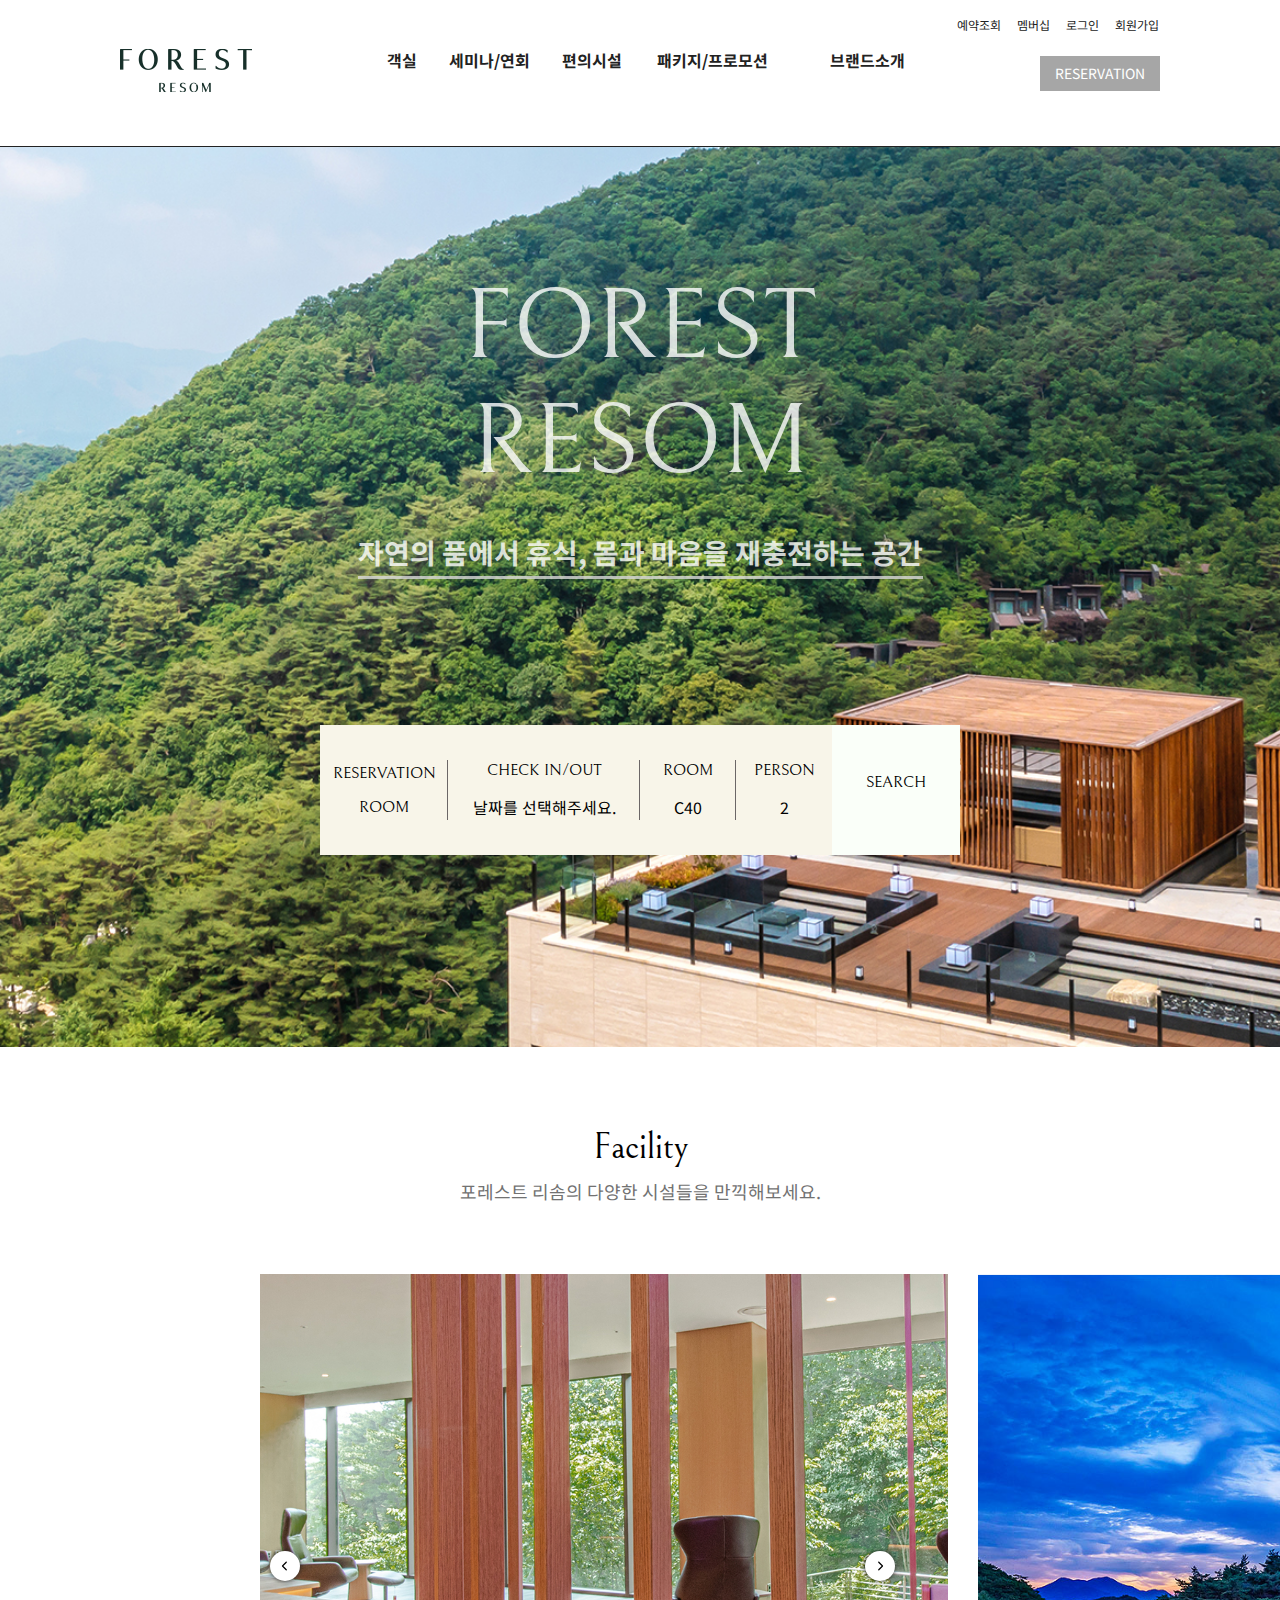
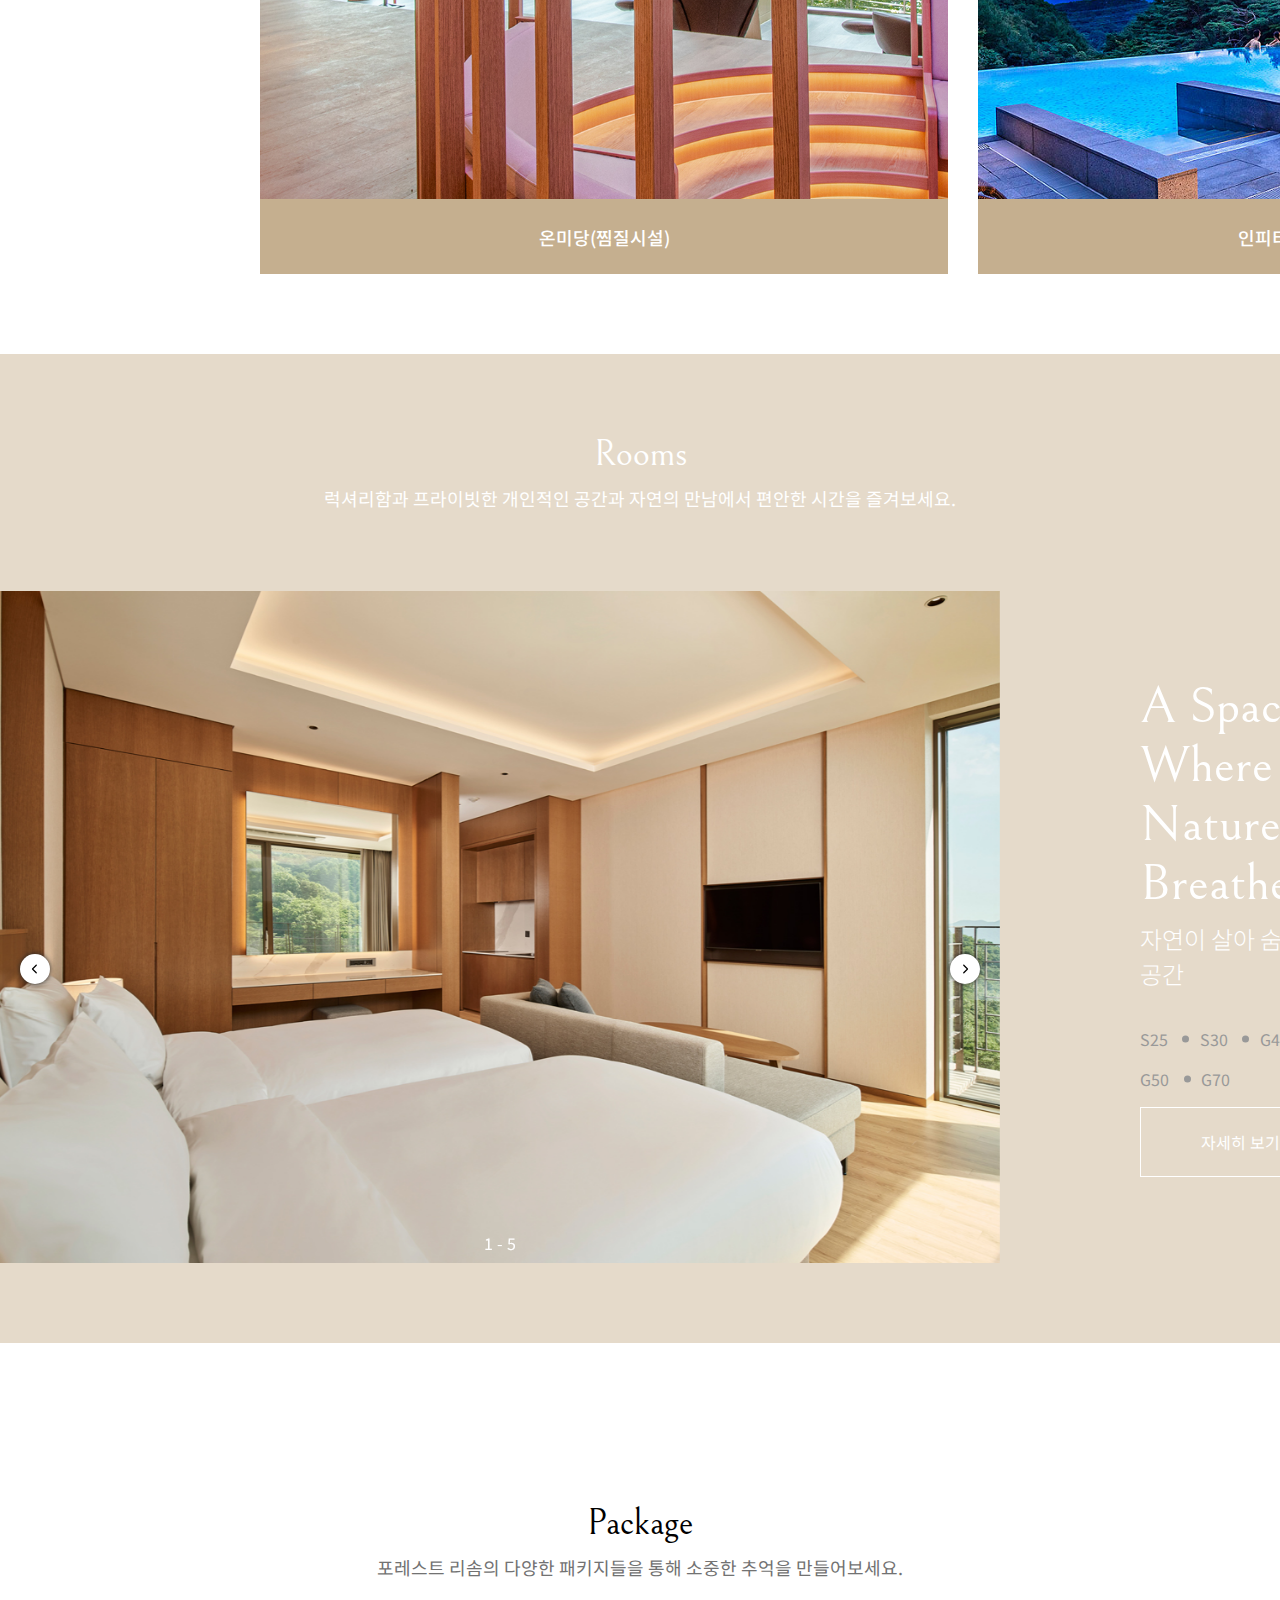
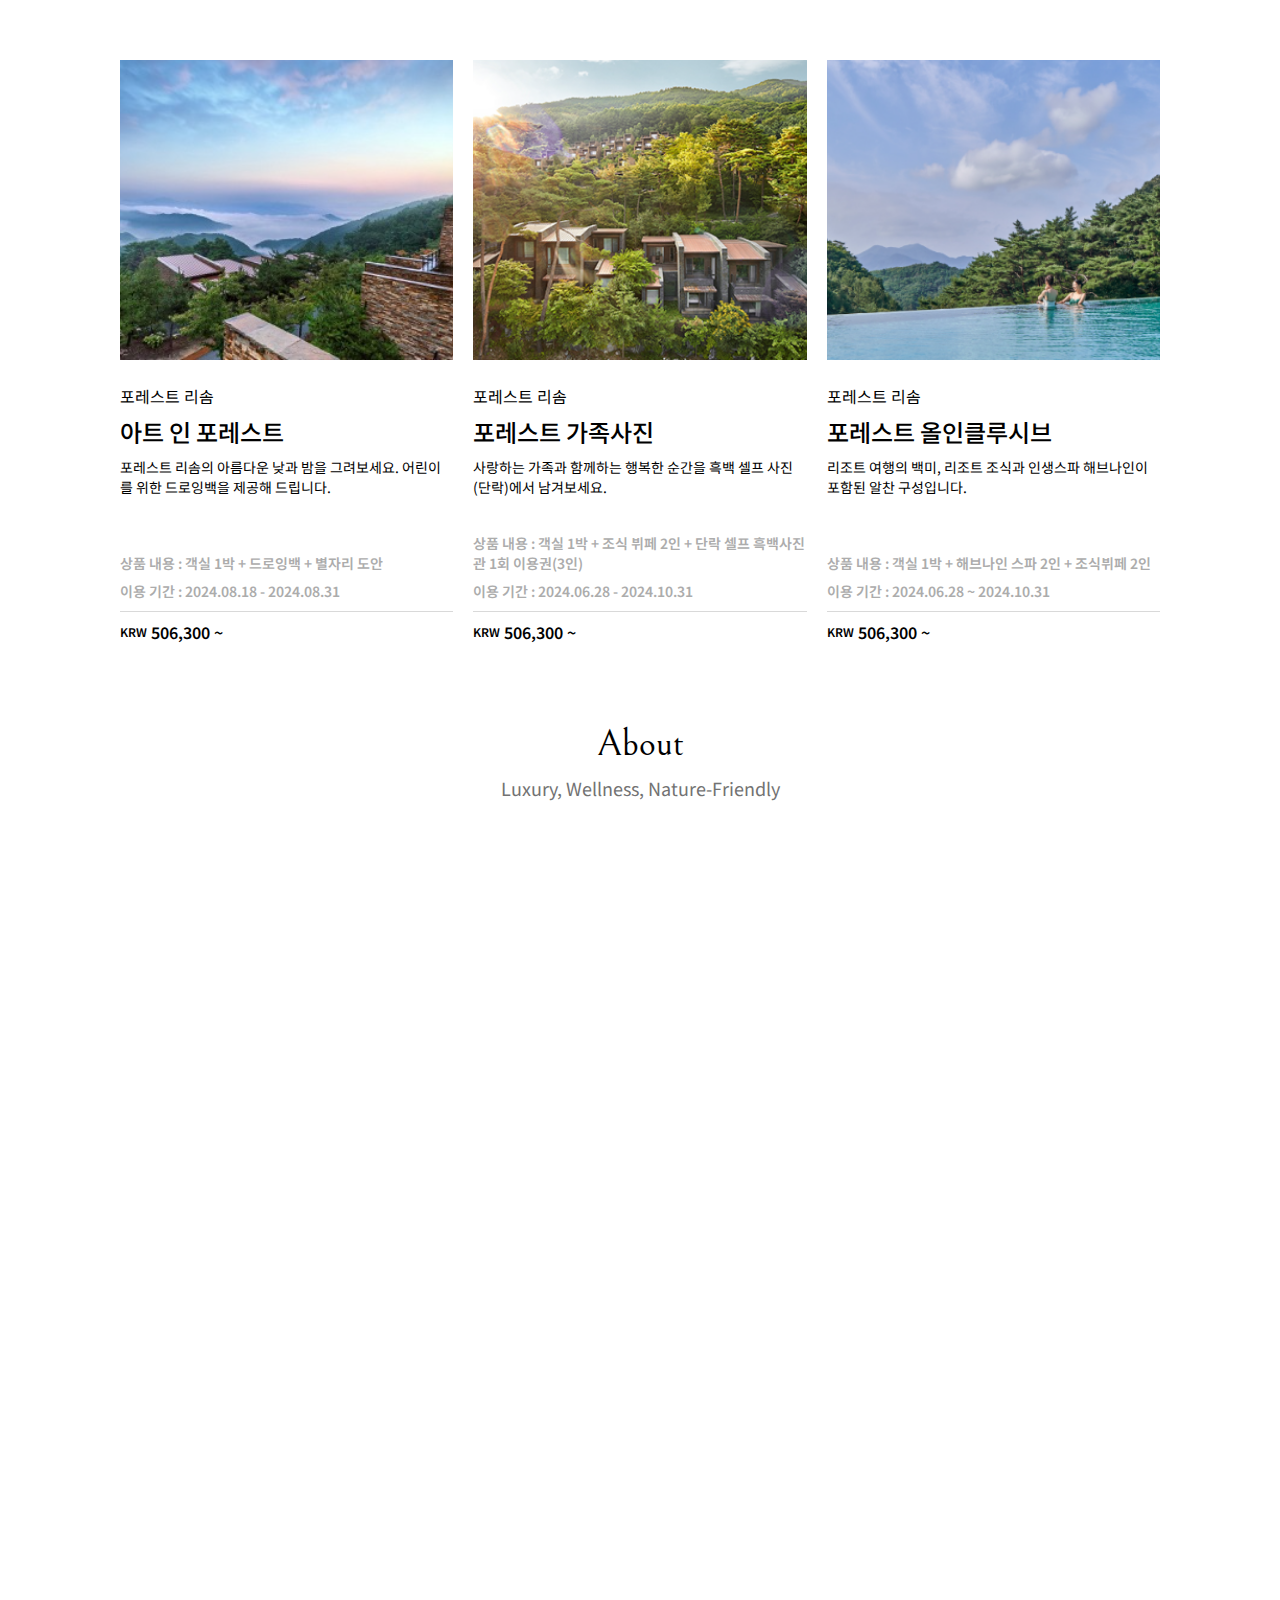
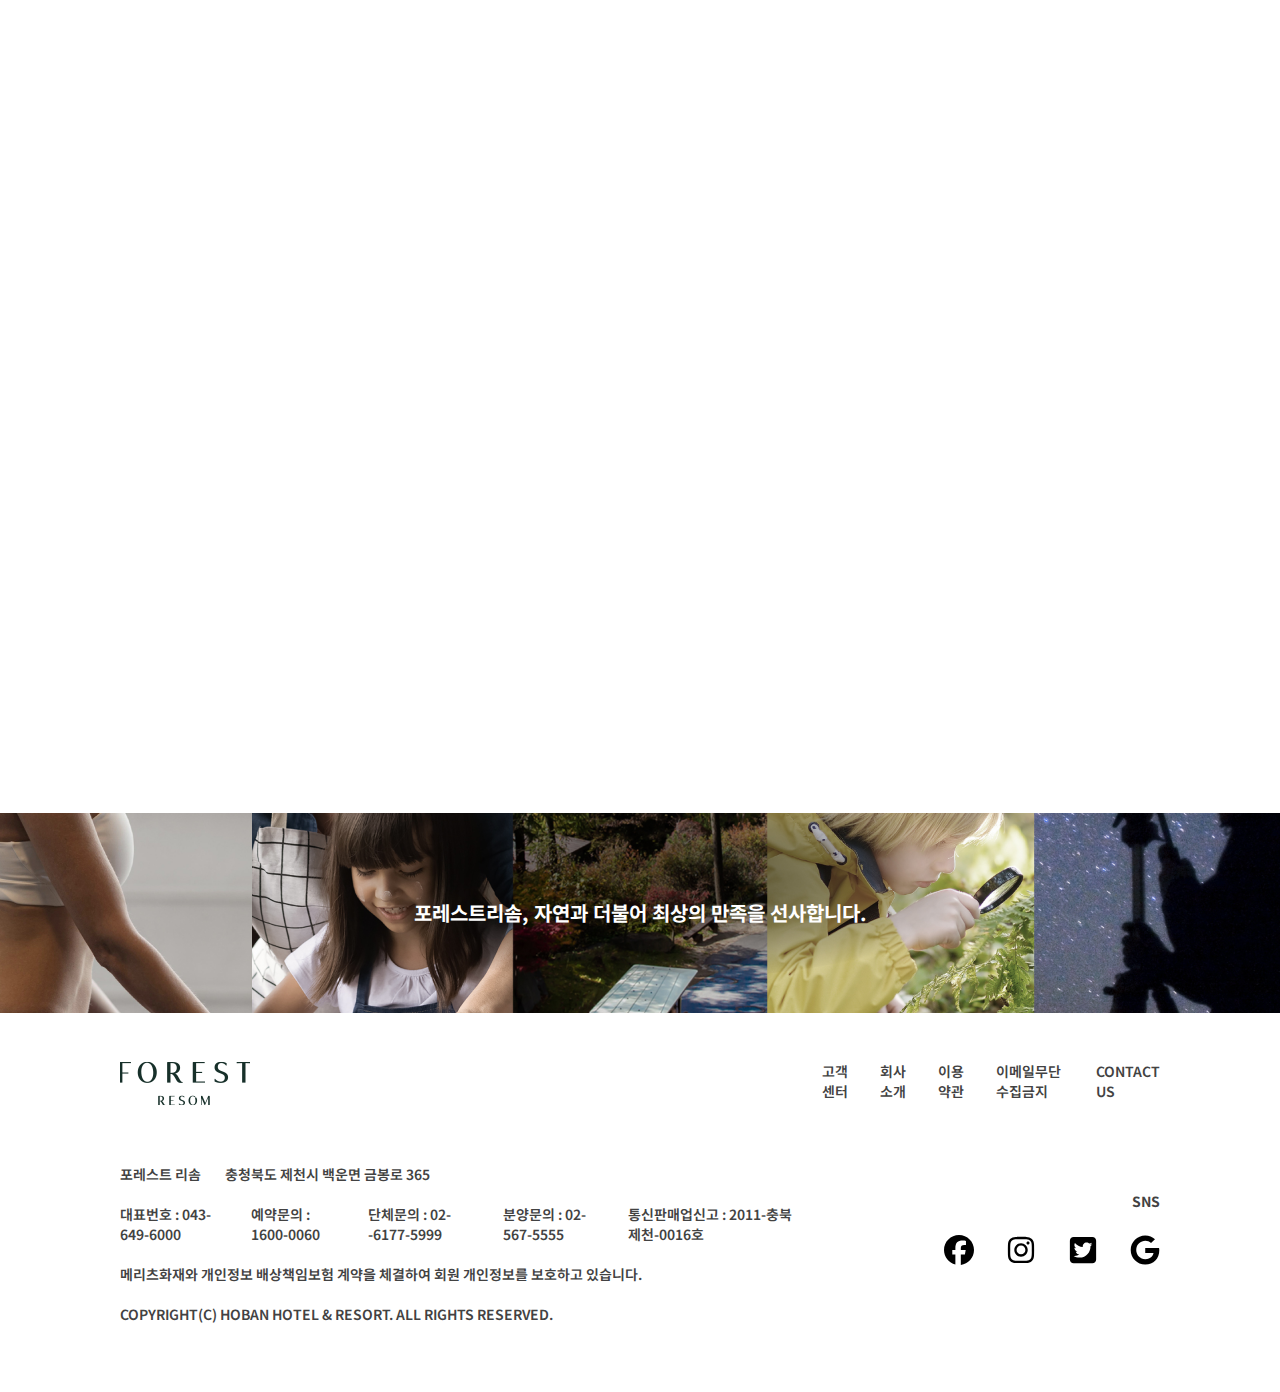
<file: index.html>
<!DOCTYPE html>
<html lang="en">

<head>
    <meta charset="UTF-8">
    <meta name="viewport" content="width=device-width, initial-scale=1.0">
    <!-- 초기화css -->
    <link rel="stylesheet" href="./reset.css">
    <!-- 스타일css -->
    <link rel="stylesheet" href="./style.css">
    <!-- aos cdn -->
    <link href="https://unpkg.com/aos@2.3.1/dist/aos.css" rel="stylesheet">
    <!-- aos js -->
    <script src="https://unpkg.com/aos@2.3.1/dist/aos.js"></script>
    <!-- swiper cdn -->
    <link rel="stylesheet" href="https://cdn.jsdelivr.net/npm/swiper@11/swiper-bundle.min.css" />
    <title>Forest Resom</title>
</head>

<body>
    <!-- header -->

    <header class="header_area">
        <div id="logo"><img src="./이미지/img_logo_re_forest.png" alt="logo"></div>

        <section class="submenu">
            <div id="menu">
                <ul>
                    <li><a href="#">객실</a>
                        <ul>
                            <li><a href="#">객실</a></li>
                            <li><a href="#" class="cg_color">S25</a></li>
                            <li><a href="#" class="cg_color">S30</a></li>
                            <li><a href="#" class="cg_color">G40</a></li>
                            <li><a href="#" class="cg_color">G50</a></li>
                            <li><a href="#" class="cg_color">G70</a></li>
                        </ul>
                    </li>
                    <li><a href="#">세미나/연회</a>
                        <ul>
                            <li><a href="#">세미나/연회</li>
                            <li><a href="#" class="cg_color">- 포레스트</li>
                            <li><a href="#" class="cg_color">- 레스트리</a></li>
                            <li><a href="#">세미나</a></li>
                            <li><a href="#" class="cg_color">- 세미나 문의</a></li>
                        </ul>
                    </li>
                    <li><a href="#">편의시설</a>
                        <ul>
                            <li><a href="#">편의시설</a></li>
                            <li><a href="#" class="cg_color">- 스파 시설</a></li>
                            <li><a href="#" class="cg_color">- 편의 시설</a></li>
                            <li><a href="#">온미당</a></li>
                            <li><a href="#" class="cg_color">- 찜질 시설</a></li>
                            <li><a href="#" class="cg_color">- 편의 시설</a></li>
                        </ul>
                    </li>
                    <li><a href="#">패키지/프로모션</a>
                        <ul>
                            <li><a href="#">패키지/프로모션</a></li>
                            <li><a href="#" class="cg_color">- 아트 인 포레스트</a></li>
                            <li><a href="#" class="cg_color">- 포레스트 가족사진</a></li>
                            <li><a href="#" class="cg_color">- 포레스트 올인클루시브</a></li>
                            <li><a href="#" class="cg_color">- 패밀리 올인클루시브</a></li>
                        </ul>
                    </li>
                    <li><a href="#">브랜드소개</a></li>
                </ul>
            </div>
        </section>

        <div class="rs_btn"><a href="#">RESERVATION</a></div>
    </header>
    
    <!-- 최상단 메뉴 -->
    <div class="top_nav">
        <ul class="top_menu">
            <li><a href="#">예약조회</a></li>
            <li><a href="#">멤버십</a></li>
            <li><a href="#">로그인</a></li>
            <li><a href="#">회원가입</a></li>
        </ul>
    </div>
    <!-- banner -->
    <section class="main_banner">
        <div class="banner_img"></div>
        <!-- data-aos="fade-down" data-aos-delay="1000" 쓰면 텍스트가 우측으로 살짝 밀려남 -->
        <div class="banner_text">
            <h1>FOREST RESOM</h1>
            <h2>자연의 품에서 휴식, 몸과 마음을 재충전하는 공간</h2>
        </div>

        <!-- banner.button -->
        <ul class="banner_button">
            <li class="button reservation">
                <p class="toptxt">RESERVATION</p>
                <p class="bottxt">ROOM</p>
            </li>
            <li class="button check">
                <p class="toptxt">CHECK IN/OUT</p>
                <p class="bottxt">날짜를 선택해주세요.</p>
            </li>
            <li class="button room">
                <p class="toptxt">ROOM</p>
                <p class="bottxt">C40</p>
            </li>
            <li class="button person">
                <p class="toptxt">PERSON</p>
                <p class="bottxt">2</p>
            </li>
            <li class="button search">
                <p class="toptxt">SEARCH </p>
            </li>
        </ul>
    </section>

    <!-- facility -->
    <div class="swiper facility Swiper" id="facility">
        <div class="facility text_wrap">
            <h1 class="maintext">Facility</h1>
            <h2 class="subtext">포레스트 리솜의 다양한 시설들을 만끽해보세요.</h2>
        </div>

        <div class="swiper-wrapper facility_img_boxes">
            <div class="swiper-slide">
                <div class="facility_img_box">
                    <img src="./이미지/img_re_main_slide_20240619_2_pc.jpg" alt="">
                    <span>온미당(찜질시설)</span>
                </div>
            </div>
            <div class="swiper-slide">
                <div class="facility_img_box">
                    <img src="./이미지/654679.jpg" alt="">
                    <span>인피티니 스파존(실외)</span>
                </div>
            </div>
            <div class="swiper-slide">
                <div class="facility_img_box">
                    <img src="./이미지/vally spa.jpg" alt="">
                    <span>밸리 스파존(실외)</span>
                </div>
            </div>
            <div class="swiper-slide">
                <div class="facility_img_box">
                    <img src="./이미지/new_grand.png" alt="">
                    <span>연회장</span>
                </div>
            </div>
        </div>
        <div class="swiper-button-next">
            <svg xmlns="http://www.w3.org/2000/svg" viewBox="0 0 320 512">
                <path
                    d="M310.6 233.4c12.5 12.5 12.5 32.8 0 45.3l-192 192c-12.5 12.5-32.8 12.5-45.3 0s-12.5-32.8 0-45.3L242.7 256 73.4 86.6c-12.5-12.5-12.5-32.8 0-45.3s32.8-12.5 45.3 0l192 192z" />
            </svg>
        </div>
        <div class="swiper-button-prev">
            <svg xmlns="http://www.w3.org/2000/svg" viewBox="0 0 320 512">
                <path
                    d="M9.4 233.4c-12.5 12.5-12.5 32.8 0 45.3l192 192c12.5 12.5 32.8 12.5 45.3 0s12.5-32.8 0-45.3L77.3 256 246.6 86.6c12.5-12.5 12.5-32.8 0-45.3s-32.8-12.5-45.3 0l-192 192z" />
            </svg>
        </div>
    </div>
    <!-- Rooms -->

    <section id="rooms">
        <div class="rooms text_wrap">
            <h1 class="maintext">Rooms</h1>
            <h2 class="subtext">럭셔리함과 프라이빗한 개인적인 공간과 자연의 만남에서 편안한 시간을 즐겨보세요.</h2>
        </div>

        <div class="rooms_container">
            <div class="rooms_content">
                <div class="swiper room Swiper">
                    <div class="swiper-wrapper rooms">
                        <div class="swiper-slide">
                            <img src="./s25/s25 (4).jpg" alt="">
                        </div>
                        <div class="swiper-slide">
                            <img src="./s30/s30  (2).jpg" alt="">
                        </div>
                        <div class="swiper-slide">
                            <img src="./g40/g40 (3).jpg" alt="">
                        </div>
                        <div class="swiper-slide">
                            <img src="./g50/g50  (1).jpg" alt="">
                        </div>
                        <div class="swiper-slide">
                            <img src="./g70/g70  (5).jpg" alt="">
                        </div>
                    </div>
                    <!-- Add Pagination -->
                    <div class="swiper-pagination"></div>
                    <!-- Add Navigation -->
                    <div class="swiper-button-next">
                        <svg xmlns="http://www.w3.org/2000/svg" viewBox="0 0 320 512">
                            <path
                                d="M310.6 233.4c12.5 12.5 12.5 32.8 0 45.3l-192 192c-12.5 12.5-32.8 12.5-45.3 0s-12.5-32.8 0-45.3L242.7 256 73.4 86.6c-12.5-12.5-12.5-32.8 0-45.3s32.8-12.5 45.3 0l192 192z" />
                        </svg>
                    </div>
                    <div class="swiper-button-prev">
                        <svg xmlns="http://www.w3.org/2000/svg" viewBox="0 0 320 512">
                            <path
                                d="M9.4 233.4c-12.5 12.5-12.5 32.8 0 45.3l192 192c12.5 12.5 32.8 12.5 45.3 0s12.5-32.8 0-45.3L77.3 256 246.6 86.6c12.5-12.5 12.5-32.8 0-45.3s-32.8-12.5-45.3 0l-192 192z" />
                        </svg>
                    </div>
                </div>
            </div>
            <div class="right_text">
                <h1>A Space Where<br>Nature Breathe</h1>
                <h2>자연이 살아 숨 쉬는 공간</h2>
                <span>S25</span><span>S30</span><span>G40</span><span>G50</span><span>G70</span>
                <a href="#none">자세히 보기</a>
            </div>
        </div>
    </section>
    <!-- Package -->

    <section class="package">
        <div class="package text_wrap">
            <h1 class="maintext">Package</h1>
            <h2 class="subtext">포레스트 리솜의 다양한 패키지들을 통해 소중한 추억을 만들어보세요.</h2>
        </div>

        <div class="packages_wrap">
            <div class="package_box">
                <div class="package_img">
                    <img src="./이미지/art in.PNG" alt="">
                </div>

                <div class="package_text_box">
                    <a href="#none">포레스트 리솜</a>

                    <h1>아트 인 포레스트</h1>
                    <h2>포레스트 리솜의 아름다운 낮과 밤을 그려보세요. 어린이를 위한 드로잉백을 제공해 드립니다.</h2>
                    <p class="detail">상품 내용 : 객실 1박 + 드로잉백 + 별자리 도안</p>
                    <p class="detail">이용 기간 : 2024.08.18 - 2024.08.31</p>
                    <span class="price"><span class="currency">KRW</span> 506,300 ~</span>
                </div>
            </div>

            <div class="package_box">
                <div class="package_img">
                    <img src="./이미지/forest picture.PNG" alt="">
                </div>

                <div class="package_text_box">
                    <a href="#none">포레스트 리솜</a>
                    <h1>포레스트 가족사진</h1>
                    <h2>사랑하는 가족과 함께하는 행복한 순간을 흑백 셀프 사진(단락)에서 남겨보세요.</h2>
                    <p class="detail">상품 내용 : 객실 1박 + 조식 뷔페 2인 + 단락 셀프 흑백사진관 1회 이용권(3인)</p>
                    <p class="detail">이용 기간 : 2024.06.28 - 2024.10.31</p>
                    <span class="price"><span class="currency">KRW</span> 506,300 ~</span>
                </div>
            </div>
            <div class="package_box">
                <div class="package_img">
                    <img src="./이미지/forest allin.PNG" alt="">
                </div>

                <div class="package_text_box">
                    <a href="#none">포레스트 리솜</a>
                    <h1>포레스트 올인클루시브</h1>
                    <h2>리조트 여행의 백미, 리조트 조식과 인생스파 해브나인이 포함된 알찬 구성입니다.</h2>
                    <p class="detail">상품 내용 : 객실 1박 + 해브나인 스파 2인 + 조식뷔페 2인</p>
                    <p class="detail">이용 기간 : 2024.06.28 ~ 2024.10.31</p>
                    <span class="price"><span class="currency">KRW</span> 506,300 ~</span>
                </div>
            </div>
        </div>
       
    </section>
    <!-- About -->
    <section id="about">
        <div class="about text_wrap">
            <h1 class="maintext">About</h1>
            <h2 class="subtext">Luxury, Wellness, Nature-Friendly</h2>
        </div>

        <div class="about_wrap">
            <div class="about_box">
                <div class="about_img" data-aos="fade-right" data-aos-duration="1500">
                    <img src="./이미지/brand_s_ban01.jpg" alt="">
                </div>
                <div class="about_text_box" data-aos="fade-left" data-aos-duration="1500">
                    <h1>Luxury</h1>
                    <h2>Experience Resom’s unique luxury</h2>
                    <p>최상의 편안함을 제공하는 고급 침구류,<br>
                        자연과 조화를 이루는 현대적 세련함,<br>
                        조용하고 평온한 공간에서 휴식을 취할 수 있습니다.</p>
                </div>
            </div>

            <div class="about_box">
                <div class="about_img">
                    <img src="./이미지/brand_s_ban03.jpg" alt="" data-aos="fade-right" data-aos-duration="1500">
                </div>
                <div class="about_text_box" data-aos="fade-left" data-aos-duration="1500">
                    <h1>Wellness</h1>
                    <h2>Heal in the embrace of nature</h2>
                    <p>일상으로 인해 누적되어 있는 심적, 육체적 피로를<br>
                        포레스트 리솜의 다양한 프로그램들과 자연의 향기로<br>
                        여러분의 몸과 마음을 새롭게 재충전하세요.</p>
                </div>
            </div>

            <div class="about_box">
                <div class="about_img">
                    <img src="./이미지/img_re_main_membership.jpg" alt="" data-aos="fade-right" data-aos-duration="1500">
                </div>
                <div class="about_text_box" data-aos="fade-left" data-aos-duration="1500">
                    <h1>Nature-Friendly</h1>
                    <h2>Heal in the embrace of nature</h2>
                    <p>포레스트 리솜만의 자연의 품속에서 평온함을 느껴보세요.<br>
                        친환경 디자인과 지속 가능한 운영으로 자연과의<br>
                        완벽한 조화를 이루도록 꾸준히 노력하며 나아갑니다.</p>
                </div>
            </div>
        </div>
    </section>
    <!-- bgarea -->
    <section class="bg_area">
        <p>포레스트리솜, 자연과 더불어 최상의 만족을 선사합니다.</p>
    </section>
    <!-- Footer bottom -->
    <section class="footer">
        <div class="f_container">
            <ul class="footer_left">
                <li class="footer_logo">
                    <img src="./이미지/img_logo_re_forest.png" alt="">
                </li>
                <li class="footer_items">
                    <p>포레스트 리솜</p>
                    <p>충청북도 제천시 백운면 금봉로 365</p>
                </li>
                <li class="footer_items">
                    <p>대표번호 : 043-649-6000</p>
                    <p>예약문의 : 1600-0060</p>
                    <p>단체문의 : 02--6177-5999</p>
                    <p>분양문의 : 02-567-5555</p>
                    <p>통신판매업신고 : 2011-충북제천-0016호</p>
                </li>
                <li>
                    <p>메리츠화재와 개인정보 배상책임보험 계약을 체결하여 회원 개인정보를 보호하고 있습니다.</p>
                </li>
                <li>
                    <p>COPYRIGHT(C) HOBAN HOTEL & RESORT. ALL RIGHTS RESERVED.</p>
                </li>
            </ul>


            <ul class="footer_right">
                <li class="footer_items">
                    <p>고객센터</p>
                    <p>회사소개</p>
                    <p>이용약관</p>
                    <p>이메일무단수집금지</p>
                    <p>CONTACT US</p>
                </li>
                <div class="footer_sns">
                <h2>SNS</h2>
                <li class="footer_items">
                    <div class="facebook">
                        <svg xmlns="http://www.w3.org/2000/svg"
                            viewBox="0 0 512 512">
                            <path
                                d="M512 256C512 114.6 397.4 0 256 0S0 114.6 0 256C0 376 82.7 476.8 194.2 504.5V334.2H141.4V256h52.8V222.3c0-87.1 39.4-127.5 125-127.5c16.2 0 44.2 3.2 55.7 6.4V172c-6-.6-16.5-1-29.6-1c-42 0-58.2 15.9-58.2 57.2V256h83.6l-14.4 78.2H287V510.1C413.8 494.8 512 386.9 512 256h0z" />
                        </svg>
                    </div>
                    <div class="instagram">
                    <svg xmlns="http://www.w3.org/2000/svg"
                        viewBox="0 0 448 512">
                        <path
                            d="M224.1 141c-63.6 0-114.9 51.3-114.9 114.9s51.3 114.9 114.9 114.9S339 319.5 339 255.9 287.7 141 224.1 141zm0 189.6c-41.1 0-74.7-33.5-74.7-74.7s33.5-74.7 74.7-74.7 74.7 33.5 74.7 74.7-33.6 74.7-74.7 74.7zm146.4-194.3c0 14.9-12 26.8-26.8 26.8-14.9 0-26.8-12-26.8-26.8s12-26.8 26.8-26.8 26.8 12 26.8 26.8zm76.1 27.2c-1.7-35.9-9.9-67.7-36.2-93.9-26.2-26.2-58-34.4-93.9-36.2-37-2.1-147.9-2.1-184.9 0-35.8 1.7-67.6 9.9-93.9 36.1s-34.4 58-36.2 93.9c-2.1 37-2.1 147.9 0 184.9 1.7 35.9 9.9 67.7 36.2 93.9s58 34.4 93.9 36.2c37 2.1 147.9 2.1 184.9 0 35.9-1.7 67.7-9.9 93.9-36.2 26.2-26.2 34.4-58 36.2-93.9 2.1-37 2.1-147.8 0-184.8zM398.8 388c-7.8 19.6-22.9 34.7-42.6 42.6-29.5 11.7-99.5 9-132.1 9s-102.7 2.6-132.1-9c-19.6-7.8-34.7-22.9-42.6-42.6-11.7-29.5-9-99.5-9-132.1s-2.6-102.7 9-132.1c7.8-19.6 22.9-34.7 42.6-42.6 29.5-11.7 99.5-9 132.1-9s102.7-2.6 132.1 9c19.6 7.8 34.7 22.9 42.6 42.6 11.7 29.5 9 99.5 9 132.1s2.7 102.7-9 132.1z" />
                    </svg>
                    </div>
                    <div class="twitter">
                        <svg xmlns="http://www.w3.org/2000/svg"
                            viewBox="0 0 448 512">
                            <path
                                d="M64 32C28.7 32 0 60.7 0 96V416c0 35.3 28.7 64 64 64H384c35.3 0 64-28.7 64-64V96c0-35.3-28.7-64-64-64H64zM351.3 199.3v0c0 86.7-66 186.6-186.6 186.6c-37.2 0-71.7-10.8-100.7-29.4c5.3 .6 10.4 .8 15.8 .8c30.7 0 58.9-10.4 81.4-28c-28.8-.6-53-19.5-61.3-45.5c10.1 1.5 19.2 1.5 29.6-1.2c-30-6.1-52.5-32.5-52.5-64.4v-.8c8.7 4.9 18.9 7.9 29.6 8.3c-9-6-16.4-14.1-21.5-23.6s-7.8-20.2-7.7-31c0-12.2 3.2-23.4 8.9-33.1c32.3 39.8 80.8 65.8 135.2 68.6c-9.3-44.5 24-80.6 64-80.6c18.9 0 35.9 7.9 47.9 20.7c14.8-2.8 29-8.3 41.6-15.8c-4.9 15.2-15.2 28-28.8 36.1c13.2-1.4 26-5.1 37.8-10.2c-8.9 13.1-20.1 24.7-32.9 34c.2 2.8 .2 5.7 .2 8.5z" />
                        </svg>
                    </div>
                    <div class="google">
                        <svg xmlns="http://www.w3.org/2000/svg"
                            viewBox="0 0 488 512">
                            <path
                                d="M488 261.8C488 403.3 391.1 504 248 504 110.8 504 0 393.2 0 256S110.8 8 248 8c66.8 0 123 24.5 166.3 64.9l-67.5 64.9C258.5 52.6 94.3 116.6 94.3 256c0 86.5 69.1 156.6 153.7 156.6 98.2 0 135-70.4 140.8-106.9H248v-85.3h236.1c2.3 12.7 3.9 24.9 3.9 41.4z" />
                        </svg>
                    </div>
                </li>
                </div>
            </ul>
        </div>

        
    </section>
    <!-- my.js -->
    <script src="./script.js"></script>
    <!-- swiper.js -->
    <script src="https://cdn.jsdelivr.net/npm/swiper@11/swiper-bundle.min.js"></script>

    <script>
        var swiper = new Swiper(".facility.Swiper", {

            slidesPerView: 1.1,
            spaceBetween: 30,
            loop: true,
            pagination: {   // 페이저 버튼 사용자 설정
                el: '.swiper-pagination',  // 페이저 버튼을 담을 태그 설정
                clickable: true,  // 버튼 클릭 여부
                type: 'fraction', // 버튼 모양 결정 "bullets", "fraction" 

                renderFraction: function (currentClass, totalClass) {
                    return '<span class="' + currentClass + '"> </span> - <span class="' + totalClass + '"></span>';
                }
            },
            navigation: {
                nextEl: ".swiper-button-next",
                prevEl: ".swiper-button-prev",
            },

        });

         var swiper = new Swiper(".room.Swiper", {

                slidesPerView: 1,
                spaceBetween: 0,
                loop: true,
                pagination: {   // 페이저 버튼 사용자 설정
                    el: '.swiper-pagination',  // 페이저 버튼을 담을 태그 설정
                    clickable: true,  // 버튼 클릭 여부
                    type: 'fraction', // 버튼 모양 결정 "bullets", "fraction" 

                    renderFraction: function (currentClass, totalClass) {
                        return '<span class="' + currentClass + '"> </span> - <span class="' + totalClass + '"></span>';
                    }
                },
                navigation: {
                    nextEl: ".swiper-button-next",
                    prevEl: ".swiper-button-prev",
                },

            });
    </script>
</body>

</html>
</file>
<file: style.css>
/* header */
.header_area {
    display: flex;
    /* position: fixed;     */
    align-items: center;
    justify-content: space-between;
    width: 100%;
    /* height: 0px; */
    padding: 48px 120px;
    color: #222;
    z-index: 9999;
    border-bottom: 1px solid #222;
}

.header_area .rs_btn {
    width: 120px;
    height: 35px;
    background: #A6A6A6;
    display: flex;
    justify-content: center;
    align-items: center;
    transition: 0.3s;
    font-size: 14px;
    color: #fff;
}

.rs_btn:hover {
    color: #222;
}

.top_menu {
    display: flex;
    position: absolute;
    top: 16px;
    right: 105px;
    color: #222;
    font-size: 12px;
}

.top_menu li a {
    margin-right: 16px;
}

/* ---------------------------------------- */

/* submenu */
#menu {
    font: bold 16px "malgun gothic";
    height: 50px;
    color: #222;
    position: relative;
    width: 100%;
}

#menu>ul {
    display: flex;
}

#menu>ul>li {
    /* width: 140px; */
    /* margin-right: 32px; */
    position: static;
    color: #222;
    /* margin-top: 10px; */
    margin-right: 32px;
}
#menu>ul>li:nth-of-type(5){
    margin-right: 0;
}

#menu>ul>li>ul {
    /* width: 100vw; */
    /* background: #fff; */
    opacity: 0;
    visibility: hidden;
    transition: opacity 0.3s, visibility 0.3s;
    display: flex;
    /* justify-content: center; */
    padding: 20px 0;
    background: #fff;
}

#menu>ul>li:hover>ul {
    opacity: 1;
    visibility: visible; 
}

#menu>ul>li>ul>li {
    color: #222;
    margin-bottom: 16px;
}
#menu>ul>li>ul{
    display: flex;
    flex-direction: column;
}
.cg_color:hover {
    color: #222;
}
.cg_color{
    color: #999999;
    font-size: 14px;
    font-weight: 400;
    transition: 0.3s;
}
/* ---------------------------------------- */

/* banner */
.main_banner {
    background: url(./이미지/img_main_slide_20240612_2_pc.jpg) no-repeat center / cover;
    width: 100%;
    height: 100vh;
}

.banner_text {
    position: absolute;
    left: 50%;
    top: 30%;
    transform: translateX(-50%);
    text-align: center;
    color: #fff;
}

.banner_text h1 {
    font-size: 100px;
    opacity: 0.8;
    font-family: "Bellefair", serif;
    font-weight: 400;
    margin-bottom: 32px;
}

.banner_text h2 {
    font-size: 28px;
    opacity: 0.8;
    border-bottom: 3px solid #D9D9D9;
    padding-bottom: 4px;
    width: 100%;
    display: inline;
}

.banner_button {
    display: flex;
    background: #F8F5E9;
    width: 50%;
    height: 130px;
    position: absolute;
    bottom: 5%;
    left: 50%;
    transform: translateX(-50%);
}

.banner_button .toptxt {
    margin-bottom: 16px;
    font-family: "Bellefair", serif;
}

.reservation .bottxt {
    font-family: "Bellefair", serif;
}

.banner_button {
    display: flex;
    justify-content: space-between;
    /* 버튼 사이에 공간을 균등하게 배치 */
    padding: 0;
    margin: 0;
    list-style: none;
}

.button {
    display: flex;
    flex-direction: column;
    align-items: center;
    justify-content: center;
    cursor: pointer;
    position: relative;
    /* ::after의 위치를 위한 상대적 위치 설정 */
}

.button::after {
    content: "";
    position: absolute;
    top: 50%;
    transform: translateY(-50%);
    width: 1px;
    right: 0px;
    height: 60px;
    background: #6C6767;
    z-index: 1;
    /* 버튼 위에 구분선을 위치시키기 위해 */
}

.button.search::after,
.button.person::after{
    display: none;
}

.button.reservation,
.button.search {
    width: 20%;
}

.button.search {
    background: #FAFFF9;
}

.button.check {
    width: 30%;
}

.button.room,
.button.person {
    width: 15%;
}

/* ---------------------------------------- */

/* facility */

#facility {
    padding: 80px 260px 80px;
}

.text_wrap {
    text-align: center;
}

.maintext {
    font-size: 36px;
    font-family: "Bellefair", serif;
    font-weight: 400;
}

.subtext {
    font-size: 18px;
    color: #727272;
    padding-top: 10px;
    font-weight: 400;
}

.facility_img_boxes {
    margin-top: 70px;
    position: relative;
    /* padding-bottom: 80px; */
}

.facility_img_boxes span {
    width: 100%;
    background: #C5AF8F;
    height: 75px;
    position: absolute;
    display: flex;
    bottom: 0;
    justify-content: center;
    align-items: center;
    font-size: 18px;
    color: #fff;
    font-weight: 500;
    
}
.facility_img_box{
    height: 600px;

}
/* swiper */

.swiper-button-prev::after,
.swiper-button-next::after {
    display: none;
}

.swiper-button-prev,
.swiper-button-next {
    background: #fff;
    box-shadow: 0 0 5px #222;
    border-radius: 50%;
    width: 30px !important;
    height: 30px !important;
    top: 60% !important;
    transform: translateY(-60%);
}

.swiper-button-prev {
    left: 270px !important;
}

.swiper-button-next {
    right: 385px !important;
}

.swiper-button-prev svg,
.swiper-button-next svg {
    width: 10px !important;
    height: 10px !important;
}

.swiper-pagination-fraction {
    /* bottom: 55px !important; */
}

/* ---------------------------------------- */

/* rooms */
#rooms {
    background: #E5DACA;
    
}

.rooms.text_wrap {
    padding-top: 80px;
    margin-bottom: 80px;
}

.rooms_container {
    display: flex;
    align-items: center;
    padding-bottom: 80px;
    /* width: 100%; */
}

.rooms_content {
    max-width: 1000px;
    position: relative;
    display: flex;
}

.rooms .maintext,
.rooms .subtext,
.right_text {
    color: #fff;
}

.right_text {
    margin-left: 140px;
}

.right_text h1 {
    font-family: "Bellefair", serif;
    font-size: 52px;
    font-weight: 400;
    margin-bottom: 8px;
}

.right_text h2 {
    font-size: 24px;
    font-weight: 300;
    margin-bottom: 36px;
}

.right_text span {
    color: #999999;
    display: inline-flex;
    /* padding-right: 24px; */
    margin-right: 32px;
    /* 각 스팬 사이에 24px 여백 */
    position: relative;
    margin-bottom: 16px;
}

.right_text span::after {
    content: '';
    width: 7px;
    height: 7px;
    border-radius: 50%;
    background-color: #999999;
    position: absolute;
    top: 50%;
    transform: translateY(-50%);
    left: 150%;
}

.right_text span:last-of-type::after {
    display: none;
    /* 마지막 스팬의 가상 요소 제거 */
}

.right_text a {
    width: 200px;
    height: 70px;
    display: flex;
    align-items: center;
    justify-content: center;
    border: 1px solid #fff;
    transition: 0.3s;
}
.right_text a:hover{
    background: #fff;
    border-color: #222;
    color: #222;
}


#rooms .swiper-button-prev {
position: absolute;
bottom: 0;;
left: 20px !important;

}

#rooms .swiper-button-next {
    bottom: 20% !important;
    position: absolute;
    right: 20px !important;
} 

.swiper-pagination {
    /* position: static !important; */
    color: #fff !important;
}

/* ---------------------------------------- */

/* package */
.package {
    padding: 80px 120px;
}

.packages_wrap {
    display: grid;
    grid-template-columns: repeat(3, 1fr);
    gap: 20px;

}

.packages_wrap .package_box {
    display: flex;
        flex-direction: column;
        justify-content: space-between;
}

.packages_wrap .package_box:last-child {
    margin-right: 0;
}

.packages_wrap .package_img {
    height: 300px;
}

.package_text_box{
        flex-grow: 1;
            display: flex;
                flex-direction: column;
                justify-content: space-between;
}

.package_text_box a {
    margin-top: 24px;
    width: 120px;
    height: 30px;
    border: #222;
    display: block;
}

.package_text_box h1 {
    font-weight: 500;
    font-size: 24px;
    margin-bottom: 8px;
}

.package_text_box h2 {
    font-size: 14px;
    font-weight: 400;
    margin-bottom: 36px;
        flex-grow: 1;
}

.package_text_box .detail {
    margin-bottom: 8px;
    font-size: 14px;
    font-weight: 600;
    color: #acacac;
}

.package_text_box .detail:nth-of-type(2) {
    border-bottom: 1px solid #d9d9d9;
    padding-bottom: 10px;
}
.package_text_box span{
    font-weight: 600;
}
.price{
    display: flex;
    align-items: center;
}
.currency{
    margin-right: 4px;
    font-size: 12px;
}
/* ---------------------------------------- */

/* about */
#about{
    padding: 0 260px;
}
.about_box{
    display: flex;
    justify-content: center;
    align-items: center;
    margin-bottom: 60px;
}

.about_wrap{
    padding-top: 52px;
}
.about_img img {
    width: 700px;
    height: 400px;
}
.about_text_box{
    margin-left: 160px;
}
.about_text_box h1{
    font-size: 30px;
    font-family: "Bellefair", serif;
    font-weight: 400;
    margin-bottom: 12px;
}

.about_text_box h2{
    font-size: 24px;
    font-family: "Bellefair", serif;
    font-weight: 400;
    margin-bottom: 20px;
}

.about_text_box p{
    font-size: 16px;
    font-weight: 300;
}
/* ---------------------------------------- */

/* Footer top */
.bg_area{
 background: url(./이미지/img_re_main_slide_20230711_pc.png) no-repeat center / cover;
    height: 200px;
}
.bg_area p{
    text-align: center;
    color: #fff;
    font-weight: 700;
    font-size: 20px;
    line-height: 200px;
}
/* ---------------------------------------- */

/* footer */
.f_container{
    padding: 48px 120px;
    display: flex;
    font-weight: 600;
    color: #424242;
    font-size: 14px;
    justify-content: space-between;
}
.f_container p{
    cursor: pointer;
    margin-right: 24px;
}
.footer_right .footer_items p:last-child{
    margin-right: 0;
}
.footer_left li{
    margin-bottom: 20px;
}
.footer_logo{
    width: 130px;
    height: 45px;
    margin-bottom: 58px !important;
}
.footer_items{
    display: flex;
}

.footer_sns .footer_items > div{
 margin-right: 32px;
 width: 30px;
 height: 30px;
}

.footer_sns .footer_items div:last-child{
    margin-right: 0;
}
.footer_right h2{
    margin-top: 90px;
    margin-bottom: 24px;
    /* text-align: right; */
    font-size: 14px;
}

.footer_sns{
    display: flex;
    flex-direction: column;
    align-items: end;
}
/* ---------------------------------------- */
</file>
